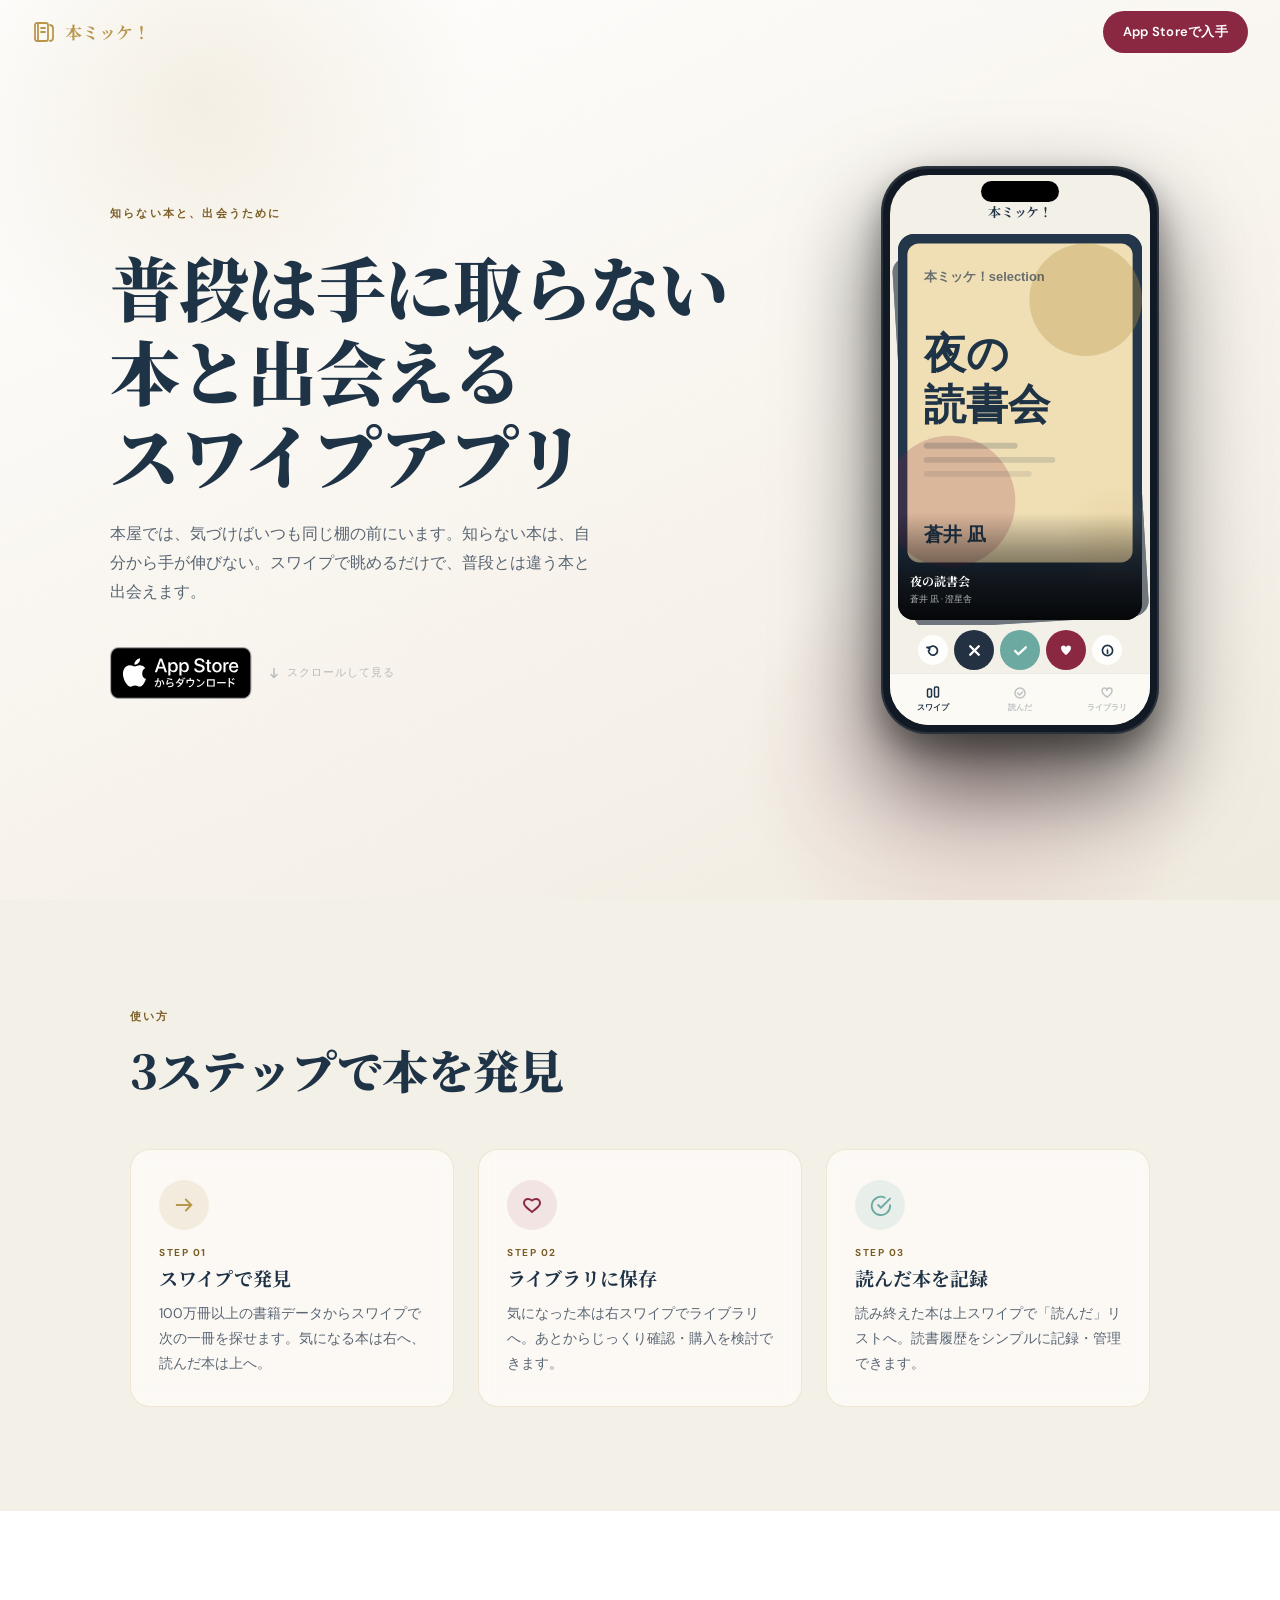
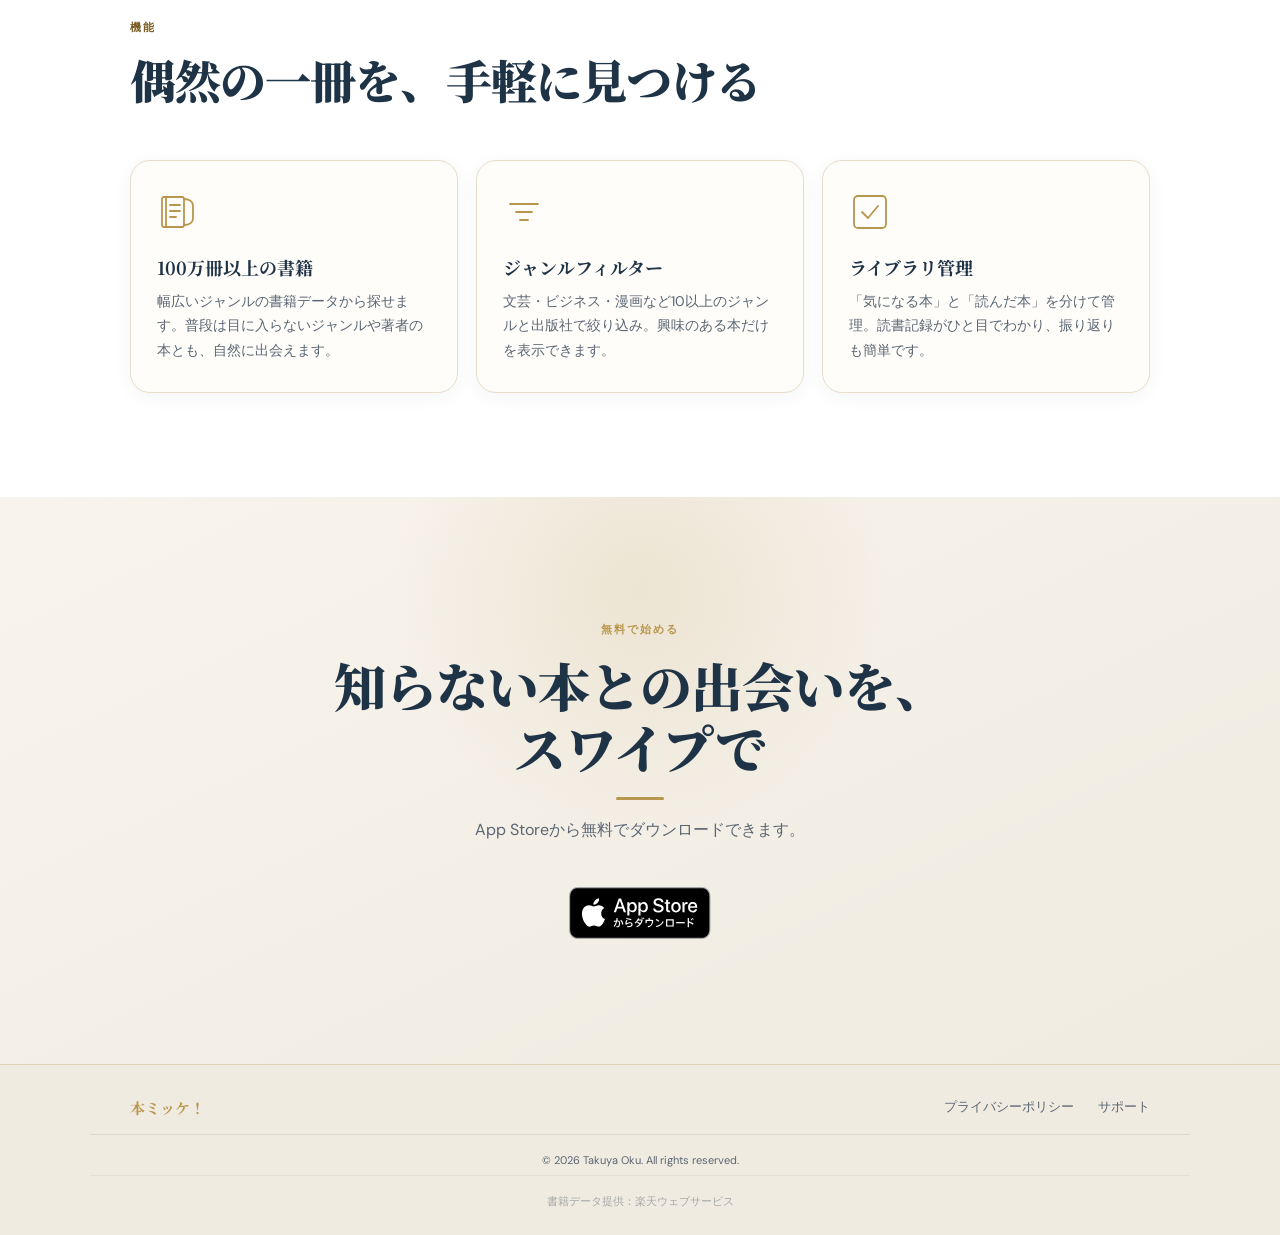
<file: index.html>
<!DOCTYPE html>
<html lang="ja">
<head>
  <meta charset="utf-8">
  <meta name="viewport" content="width=device-width, initial-scale=1">
  <title>本ミッケ！— 知らない本との出会いを、もっと手軽に</title>
  <meta name="description" content="普段手に取らないような本との出会いを、スワイプで。気になる本はライブラリに保存、読んだ本は記録に。無料のiOSアプリ。">
  <meta name="theme-color" content="#f8f4ed">
  <link rel="preconnect" href="https://fonts.googleapis.com">
  <link rel="preconnect" href="https://fonts.gstatic.com" crossorigin>
  <link href="https://fonts.googleapis.com/css2?family=DM+Sans:opsz,wght@9..40,400;9..40,500;9..40,600&family=Noto+Serif+JP:wght@400;700;900&display=swap" rel="stylesheet">
  <link rel="stylesheet" href="./styles.css">
  <style>
    /* ===== LP TOKENS ===== */
    :root {
      --lp-navy:      #1f3347;
      --lp-deep:      #0f1c2b;
      --lp-gold:      #b8964d;
      --lp-gold-text: #7a5c24;
      --lp-rose:      #8a2841;
      --lp-teal:      #6ca9a0;
      --lp-cream:     #f3f0e8;
      --lp-card:      #2a3545;
      --lp-green:     #42d67a;
    }

    /* ===== BASE ===== */
    body {
      font-family: 'DM Sans', -apple-system, sans-serif;
      background: var(--lp-cream);
      color: var(--lp-navy);
      overflow-x: hidden;
    }

    /* ===== NAV ===== */
    .lp-nav {
      position: fixed;
      top: 0; left: 0; right: 0;
      z-index: 100;
      height: 64px;
      padding: 0 32px;
      padding-top: env(safe-area-inset-top, 0px);
      display: flex;
      align-items: center;
      justify-content: space-between;
      background: transparent;
      transition: background 0.35s ease, backdrop-filter 0.35s ease, border-color 0.35s ease;
      border-bottom: 1px solid transparent;
    }
    .lp-nav--scrolled {
      background: rgba(243, 240, 232, 0.94);
      backdrop-filter: blur(20px);
      -webkit-backdrop-filter: blur(20px);
      border-bottom-color: rgba(184, 150, 77, 0.18);
    }
    .lp-nav__brand {
      display: flex;
      align-items: center;
      gap: 9px;
      text-decoration: none;
      color: var(--lp-gold);
      font-family: 'Noto Serif JP', serif;
      font-weight: 700;
      font-size: 17px;
      transition: color 0.35s ease;
    }
    .lp-nav--scrolled .lp-nav__brand { color: var(--lp-navy); }
    .lp-nav__cta {
      display: inline-flex;
      align-items: center;
      gap: 7px;
      padding: 12px 20px;
      background: var(--lp-rose);
      color: #fff;
      text-decoration: none;
      font-weight: 600;
      font-size: 13px;
      border-radius: 999px;
      letter-spacing: 0.02em;
      transition: background 0.2s, transform 0.15s;
      touch-action: manipulation;
    }
    .lp-nav__cta:hover { background: #a02f4d; transform: translateY(-1px); }

    /* ===== HERO ===== */
    .lp-hero {
      min-height: 100dvh;
      position: relative;
      overflow: hidden;
      background: linear-gradient(155deg, #ffffff 0%, #f8f4ed 55%, #f0ebe0 100%);
      display: flex;
      align-items: center;
    }
    .lp-hero__grain {
      position: absolute;
      inset: 0;
      z-index: 0;
      pointer-events: none;
      opacity: 0.2;
      background-image: url("data:image/svg+xml,%3Csvg xmlns='http://www.w3.org/2000/svg' width='300' height='300'%3E%3Cfilter id='n'%3E%3CfeTurbulence type='fractalNoise' baseFrequency='0.75' numOctaves='4' stitchTiles='stitch'/%3E%3CfeColorMatrix type='saturate' values='0'/%3E%3C/filter%3E%3Crect width='300' height='300' filter='url(%23n)' opacity='0.06'/%3E%3C/svg%3E");
      background-size: 300px 300px;
      mix-blend-mode: multiply;
    }
    .lp-hero__orb {
      position: absolute;
      border-radius: 50%;
      pointer-events: none;
      z-index: 0;
    }
    .lp-hero__orb--a {
      width: 560px; height: 560px;
      background: radial-gradient(circle, rgba(184,150,77,0.13) 0%, transparent 70%);
      top: -180px; left: -80px;
    }
    .lp-hero__orb--b {
      width: 480px; height: 480px;
      background: radial-gradient(circle, rgba(138,40,65,0.16) 0%, transparent 70%);
      bottom: -100px; right: 60px;
    }
    .lp-hero__inner {
      position: relative;
      z-index: 1;
      width: 100%;
      max-width: 1140px;
      margin: 0 auto;
      padding: 100px 40px 80px;
      display: grid;
      grid-template-columns: 1fr;
      gap: 56px;
      align-items: center;
    }
    .lp-hero__eyebrow {
      display: inline-block;
      margin: 0 0 20px;
      font-size: 11px;
      font-weight: 600;
      letter-spacing: 0.2em;
      text-transform: uppercase;
      color: var(--lp-gold-text);
      opacity: 0;
    }
    .lp-hero__headline {
      margin: 0 0 24px;
      font-family: 'Noto Serif JP', serif;
      font-weight: 900;
      font-size: clamp(36px, 6vw, 70px);
      line-height: 1.2;
      letter-spacing: -0.02em;
      color: var(--lp-navy);
      opacity: 0;
    }
    .lp-hero__sub {
      margin: 0 0 40px;
      font-size: 16px;
      line-height: 1.8;
      color: #5a6673;
      max-width: 480px;
      opacity: 0;
    }
    .lp-hero__actions {
      display: flex;
      flex-wrap: wrap;
      gap: 16px;
      align-items: center;
      opacity: 0;
    }
    .lp-hero__scroll {
      display: flex;
      align-items: center;
      gap: 7px;
      font-size: 11px;
      letter-spacing: 0.1em;
      text-transform: uppercase;
      color: rgba(31,51,71,0.3);
    }

    /* Hero entrance animations (triggered by body.is-loaded) */
    body.is-loaded .lp-hero__eyebrow  { animation: heroUp 0.7s ease forwards 0.1s; }
    body.is-loaded .lp-hero__headline { animation: heroUp 0.7s ease forwards 0.25s; }
    body.is-loaded .lp-hero__sub      { animation: heroUp 0.7s ease forwards 0.4s; }
    body.is-loaded .lp-hero__actions  { animation: heroUp 0.7s ease forwards 0.52s; }
    body.is-loaded .lp-mockup-wrap    { animation: heroUp 0.9s ease forwards 0.42s; }
    @keyframes heroUp {
      from { opacity: 0; transform: translateY(28px); }
      to   { opacity: 1; transform: translateY(0); }
    }

    /* App Store official badge */
    .lp-appstore-link {
      display: inline-block;
      text-decoration: none;
      transition: transform 0.15s, opacity 0.15s;
      touch-action: manipulation;
    }
    .lp-appstore-link:hover { transform: translateY(-2px); opacity: 0.88; }
    .lp-appstore-link svg { display: block; height: 52px; width: auto; }

    /* ===== PHONE MOCKUP ===== */
    .lp-mockup-wrap {
      display: flex;
      justify-content: center;
      opacity: 0;
    }
    .lp-phone {
      width: 248px;
      height: 506px;
      background: #111a24;
      border: 2px solid rgba(255,255,255,0.1);
      border-radius: 46px;
      position: relative;
      overflow: hidden;
      box-shadow:
        0 48px 96px rgba(0,0,0,0.65),
        0 16px 32px rgba(0,0,0,0.35),
        inset 0 1px 0 rgba(255,255,255,0.07);
      display: flex;
      flex-direction: column;
    }
    .lp-phone__island {
      position: absolute;
      top: 13px;
      left: 50%;
      transform: translateX(-50%);
      width: 78px;
      height: 21px;
      background: #000;
      border-radius: 999px;
      z-index: 10;
    }
    .lp-phone__screen {
      flex: 1;
      background: #f3f0e8;
      margin: 7px;
      border-radius: 39px;
      overflow: hidden;
      display: flex;
      flex-direction: column;
    }
    .lp-phone__navbar {
      height: 54px;
      padding-top: 26px;
      display: flex;
      align-items: flex-end;
      justify-content: center;
      padding-bottom: 8px;
      flex-shrink: 0;
    }
    .lp-phone__appname {
      font-family: 'Noto Serif JP', serif;
      font-size: 13px;
      font-weight: 700;
      color: #1f3347;
      letter-spacing: -0.01em;
    }
    .lp-phone__cards {
      flex: 1;
      position: relative;
      overflow: hidden;
    }
    .lp-card {
      position: absolute;
      width: calc(100% - 16px);
      height: calc(100% - 10px);
      background: var(--lp-card);
      border-radius: 16px;
      top: 5px;
      left: 8px;
      overflow: hidden;
    }
    .lp-card--back {
      transform: rotate(-3.5deg) scale(0.965) translateY(10px);
      opacity: 0.65;
      z-index: 1;
    }
    .lp-card--front {
      z-index: 2;
      will-change: transform;
      animation: cardFloat 4.5s ease-in-out infinite;
    }
    /* Ambient orbs */
    .lp-card--front::before {
      content: '';
      position: absolute;
      width: 130px; height: 130px;
      background: radial-gradient(circle, rgba(248,244,236,0.17) 0%, transparent 70%);
      top: -55px; left: -45px;
      border-radius: 50%;
      pointer-events: none;
    }
    .lp-card--front::after {
      content: '';
      position: absolute;
      width: 110px; height: 110px;
      background: radial-gradient(circle, rgba(184,150,77,0.13) 0%, transparent 70%);
      bottom: 30px; right: -28px;
      border-radius: 50%;
      pointer-events: none;
    }

    /* Book cover illustration */
    .lp-cover {
      position: absolute;
      top: 0;
      left: 0;
      width: 100%;
    }
    .lp-cover svg {
      width: 100%;
      height: auto;
      display: block;
    }

    /* Card overlay */
    .lp-card__overlay {
      position: absolute;
      left: 0; right: 0; bottom: 0;
      padding: 60px 12px 14px;
      background: linear-gradient(to bottom, transparent 0%, rgba(0,0,0,0.35) 35%, rgba(0,0,0,0.88) 100%);
      z-index: 1;
    }
    .lp-card__title {
      display: block;
      font-family: 'Noto Serif JP', serif;
      font-size: 12px;
      font-weight: 700;
      color: #fff;
      line-height: 1.35;
      margin-bottom: 4px;
    }
    .lp-card__author {
      display: block;
      font-size: 9px;
      color: rgba(255,255,255,0.68);
    }

    /* LIKE stamp */
    .lp-stamp {
      position: absolute;
      top: 14px;
      left: 11px;
      padding: 3px 7px;
      border: 2px solid rgba(255,255,255,0.9);
      border-radius: 5px;
      font-size: 11px;
      font-weight: 800;
      color: #fff;
      letter-spacing: 0.06em;
      transform: rotate(-20deg);
      opacity: 0;
      animation: likeFlash 4.5s ease-in-out infinite;
      z-index: 10;
      background: var(--lp-green);
      box-shadow: 0 0 10px rgba(66,214,122,0.5);
    }

    @keyframes cardFloat {
      0%   { transform: rotate(-1.5deg) translateX(-3px); }
      50%  { transform: rotate(7deg) translateX(13px); }
      100% { transform: rotate(-1.5deg) translateX(-3px); }
    }
    @keyframes likeFlash {
      0%, 33%  { opacity: 0; }
      55%, 78% { opacity: 1; }
      100%     { opacity: 0; }
    }

    /* Action row */
    .lp-phone__actions {
      flex-shrink: 0;
      padding: 5px 10px 3px;
      display: flex;
      justify-content: center;
      align-items: center;
      gap: 6px;
    }
    .lp-action {
      display: flex;
      align-items: center;
      justify-content: center;
      border-radius: 50%;
      font-weight: 800;
      color: #fff;
      line-height: 1;
    }
    .lp-action--sm {
      width: 30px; height: 30px;
      background: rgba(255,255,255,0.92);
      color: #1f3347;
      font-size: 12px;
    }
    .lp-action--md { width: 40px; height: 40px; font-size: 15px; }
    .lp-action--pass { background: #243142; }
    .lp-action--read { background: #6ca9a0; }
    .lp-action--like { background: #8a2841; }

    /* Tab bar */
    .lp-phone__tabs {
      flex-shrink: 0;
      height: 52px;
      background: rgba(252,250,245,0.97);
      border-top: 1px solid rgba(31,51,71,0.08);
      display: flex;
    }
    .lp-tab {
      flex: 1;
      display: flex;
      flex-direction: column;
      align-items: center;
      justify-content: center;
      gap: 3px;
      font-size: 7.5px;
      font-weight: 600;
      color: rgba(31,51,71,0.28);
    }
    .lp-tab--active { color: #1f3347; }
    .lp-tab svg { width: 14px; height: 14px; }

    /* ===== SCROLL REVEAL ===== */
    .lp-reveal-child {
      transition: opacity 0.55s ease, transform 0.55s ease;
      transition-delay: calc(var(--i, 0) * 0.11s);
    }
    body.is-loaded .lp-reveal-child:not(.is-visible) {
      opacity: 0;
      transform: translateY(20px);
    }
    body.is-loaded .lp-reveal-child.is-visible {
      opacity: 1;
      transform: none;
    }

    /* ===== SECTIONS SHARED ===== */
    .lp-inner {
      max-width: 1100px;
      margin: 0 auto;
      padding: 0 40px;
    }
    .lp-eyebrow {
      display: inline-block;
      margin: 0 0 14px;
      font-size: 11px;
      font-weight: 700;
      letter-spacing: 0.18em;
      text-transform: uppercase;
      color: var(--lp-gold-text);
    }
    .lp-title {
      margin: 0 0 52px;
      font-family: 'Noto Serif JP', serif;
      font-weight: 900;
      font-size: clamp(26px, 4vw, 46px);
      line-height: 1.22;
      letter-spacing: -0.02em;
    }

    /* ===== HOW IT WORKS ===== */
    .lp-how {
      background: var(--lp-cream);
      padding: 104px 0;
    }
    .lp-steps {
      display: grid;
      grid-template-columns: 1fr;
      gap: 24px;
    }
    .lp-step {
      padding: 30px 28px;
      background: rgba(255,253,250,0.75);
      border: 1px solid rgba(184,150,77,0.2);
      border-radius: 20px;
      backdrop-filter: blur(8px);
      -webkit-backdrop-filter: blur(8px);
    }
    .lp-step__icon {
      width: 50px; height: 50px;
      border-radius: 50%;
      display: flex;
      align-items: center;
      justify-content: center;
      margin-bottom: 16px;
    }
    .lp-step:nth-child(1) .lp-step__icon { background: rgba(184,150,77,0.14); color: var(--lp-gold); }
    .lp-step:nth-child(2) .lp-step__icon { background: rgba(138,40,65,0.10); color: var(--lp-rose); }
    .lp-step:nth-child(3) .lp-step__icon { background: rgba(108,169,160,0.14); color: var(--lp-teal); }
    .lp-step__num {
      display: block;
      margin-bottom: 5px;
      font-size: 10px;
      font-weight: 700;
      letter-spacing: 0.15em;
      text-transform: uppercase;
      color: var(--lp-gold-text);
    }
    .lp-step h3 {
      margin: 0 0 10px;
      font-family: 'Noto Serif JP', serif;
      font-size: 19px;
      font-weight: 700;
    }
    .lp-step p {
      margin: 0;
      font-size: 14px;
      line-height: 1.78;
      color: #5a6673;
    }

    /* ===== FEATURES ===== */
    .lp-features {
      background: #fff;
      padding: 104px 0;
    }
    .lp-feat-grid {
      display: grid;
      grid-template-columns: 1fr;
      gap: 18px;
    }
    .lp-feat {
      padding: 30px 26px;
      background: var(--surface, #fffdfa);
      border: 1px solid var(--line, #e7ddca);
      border-radius: 20px;
      box-shadow: 0 4px 18px rgba(31,51,71,0.05);
      transition: box-shadow 0.2s, transform 0.2s;
    }
    .lp-feat:hover {
      box-shadow: 0 12px 30px rgba(31,51,71,0.10);
      transform: translateY(-2px);
    }
    .lp-feat__icon {
      width: 42px; height: 42px;
      margin-bottom: 16px;
      color: var(--lp-gold);
    }
    .lp-feat h3 {
      margin: 0 0 9px;
      font-family: 'Noto Serif JP', serif;
      font-size: 18px;
      font-weight: 700;
    }
    .lp-feat p {
      margin: 0;
      font-size: 14px;
      line-height: 1.75;
      color: #5a6673;
    }

    /* ===== DOWNLOAD CTA ===== */
    .lp-download {
      background: linear-gradient(155deg, #f8f4ed 0%, #f0ebe0 100%);
      padding: 120px 40px;
      text-align: center;
      position: relative;
      overflow: hidden;
    }
    .lp-download::before {
      content: '';
      position: absolute;
      width: 500px; height: 500px;
      background: radial-gradient(circle, rgba(184,150,77,0.14) 0%, transparent 70%);
      top: -160px;
      left: 50%;
      transform: translateX(-50%);
      pointer-events: none;
    }
    .lp-download > * { position: relative; z-index: 1; }
    .lp-download .lp-eyebrow { color: var(--lp-gold); }
    .lp-dl-title {
      margin: 0 0 16px;
      font-family: 'Noto Serif JP', serif;
      font-weight: 900;
      font-size: clamp(28px, 4.5vw, 52px);
      line-height: 1.2;
      letter-spacing: -0.02em;
      color: var(--lp-navy);
    }
    .lp-dl-title::after {
      content: '';
      display: block;
      width: 48px;
      height: 3px;
      background: var(--lp-gold);
      margin: 18px auto 0;
      border-radius: 2px;
    }
    .lp-dl-sub {
      margin: 0 0 44px;
      font-size: 16px;
      line-height: 1.7;
      color: #5a6673;
    }

    /* ===== FOOTER ===== */
    .lp-footer {
      background: #f0ebe0;
      padding: 32px 0 24px;
      border-top: 1px solid rgba(184,150,77,0.3);
    }
    .lp-footer__row {
      max-width: 1100px;
      margin: 0 auto;
      padding: 0 40px;
      display: flex;
      flex-wrap: wrap;
      align-items: center;
      justify-content: space-between;
      gap: 16px;
    }
    .lp-footer__brand {
      font-family: 'Noto Serif JP', serif;
      font-weight: 700;
      font-size: 15px;
      color: var(--lp-gold);
    }
    .lp-footer__links {
      display: flex;
      gap: 24px;
    }
    .lp-footer__links a {
      font-size: 13px;
      color: #5a6673;
      text-decoration: none;
      transition: color 0.2s;
    }
    .lp-footer__links a:hover { color: var(--lp-navy); }
    .lp-footer__links a:focus-visible {
      outline: 2px solid var(--lp-gold-text);
      outline-offset: 2px;
      border-radius: 2px;
    }
    .lp-footer__copy {
      max-width: 1100px;
      margin: 16px auto 0;
      padding: 16px 40px 0;
      border-top: 1px solid rgba(31,51,71,0.1);
      font-size: 11px;
      color: #5a6673;
      text-align: center;
    }

    /* ===== RESPONSIVE ===== */
    @media (min-width: 640px) {
      .lp-steps    { grid-template-columns: repeat(3, 1fr); }
      .lp-feat-grid { grid-template-columns: repeat(2, 1fr); }
    }
    @media (min-width: 1024px) {
      .lp-hero__inner { grid-template-columns: 1fr 300px; padding: 80px 40px; }
      .lp-feat-grid   { grid-template-columns: repeat(3, 1fr); }
      .lp-phone { width: 278px; height: 568px; }
    }
    @media (max-width: 639px) {
      .lp-nav    { padding: 0 20px; }
      .lp-inner  { padding: 0 24px; }
      .lp-hero   { align-items: flex-start; min-height: auto; }
      .lp-hero__inner { padding: 80px 24px 16px; gap: 8px; }
      .lp-hero__actions { margin-bottom: 20px; }
      .lp-hero__headline { font-size: clamp(26px, 7vw, 70px); }
      .lp-hero__sub { margin-bottom: 24px; }
      .lp-hero__scroll { display: none; }
      .lp-mockup-wrap {
        transform: scale(0.72);
        transform-origin: top center;
        margin-bottom: -142px;
      }
      body.is-loaded .lp-mockup-wrap { animation: none; opacity: 1; }
      .lp-how, .lp-features { padding: 72px 0; }
      .lp-download { padding: 80px 24px; }
      .lp-footer__row, .lp-footer__copy { padding-left: 24px; padding-right: 24px; }
    }

    /* ===== SKIP LINK ===== */
    .lp-skip-link {
      position: absolute;
      top: -100%;
      left: 16px;
      padding: 8px 16px;
      background: var(--lp-navy);
      color: #fff;
      border-radius: 4px;
      font-size: 14px;
      z-index: 9999;
      text-decoration: none;
    }
    .lp-skip-link:focus { top: 16px; }

    /* ===== FOCUS STYLES ===== */
    .lp-appstore-link:focus-visible,
    .lp-nav__brand:focus-visible {
      outline: 2px solid var(--lp-gold-text);
      outline-offset: 3px;
      border-radius: 4px;
    }
    .lp-nav__cta:focus-visible {
      outline: 2px solid var(--lp-gold-text);
      outline-offset: 3px;
      border-radius: 999px;
    }

    /* ===== REDUCED MOTION ===== */
    @media (prefers-reduced-motion: reduce) {
      .lp-card--front { animation: none; }
      .lp-stamp { animation: none; opacity: 1; }
      body.is-loaded .lp-hero__eyebrow,
      body.is-loaded .lp-hero__headline,
      body.is-loaded .lp-hero__sub,
      body.is-loaded .lp-hero__actions {
        animation: none;
        opacity: 1;
        transform: none;
      }
      body.is-loaded .lp-mockup-wrap {
        animation: none;
        opacity: 1;
      }
      .lp-reveal-child { transition: none; }
      .lp-reveal-child.is-visible { opacity: 1; transform: none; }
    }
  </style>
</head>
<body>
<a href="#main-content" class="lp-skip-link">コンテンツへスキップ</a>

<!-- ========== NAV ========== -->
<nav class="lp-nav" id="lp-nav" aria-label="メインナビゲーション">
  <a class="lp-nav__brand" href="./index.html">
    <svg width="24" height="24" viewBox="0 0 24 24" fill="none" stroke="currentColor" stroke-width="1.8" stroke-linecap="round" aria-hidden="true">
      <rect x="3" y="3" width="13" height="18" rx="2"/>
      <path d="M6 3v18"/>
      <path d="M18 5c1.5.3 3 1.2 3 3v10c0 1.8-1.5 2.8-3 3"/>
      <line x1="9" y1="8" x2="13" y2="8"/>
      <line x1="9" y1="12" x2="13" y2="12"/>
    </svg>
    <span>本ミッケ！</span>
  </a>
  <a class="lp-nav__cta" href="https://apps.apple.com/jp/app/%E6%9C%AC%E3%83%9F%E3%83%83%E3%82%B1/id6760813363">App Storeで入手</a>
</nav>

<main id="main-content">

<!-- ========== HERO ========== -->
<section class="lp-hero" id="lp-hero">
  <div class="lp-hero__grain" aria-hidden="true"></div>
  <div class="lp-hero__orb lp-hero__orb--a" aria-hidden="true"></div>
  <div class="lp-hero__orb lp-hero__orb--b" aria-hidden="true"></div>

  <div class="lp-hero__inner">
    <!-- Copy -->
    <div>
      <p class="lp-hero__eyebrow">知らない本と、出会うために</p>
      <h1 class="lp-hero__headline">普段は手に取らない<br>本と出会える<br>スワイプアプリ</h1>
      <p class="lp-hero__sub">本屋では、気づけばいつも同じ棚の前にいます。知らない本は、自分から手が伸びない。スワイプで眺めるだけで、普段とは違う本と出会えます。</p>
      <div class="lp-hero__actions">
        <a class="lp-appstore-link" href="https://apps.apple.com/jp/app/%E6%9C%AC%E3%83%9F%E3%83%83%E3%82%B1/id6760813363" aria-label="App Storeでダウンロード">
          <svg xmlns="http://www.w3.org/2000/svg" width="108.85157" height="40" viewBox="0 0 108.85157 40" role="img" aria-label="App Storeからダウンロード"><title>App Storeからダウンロード</title><g><g><path d="M99.32227,0H9.53468c-.3667,0-.729,0-1.09473.002-.30615.002-.60986.00781-.91895.0127A13.21476,13.21476,0,0,0,5.5171.19141a6.66509,6.66509,0,0,0-1.90088.627A6.43779,6.43779,0,0,0,1.99757,1.99707,6.25844,6.25844,0,0,0,.81935,3.61816a6.60119,6.60119,0,0,0-.625,1.90332,12.993,12.993,0,0,0-.1792,2.002C.00587,7.83008.00489,8.1377,0,8.44434V31.5586c.00489.3105.00587.6113.01515.9219a12.99232,12.99232,0,0,0,.1792,2.0019,6.58756,6.58756,0,0,0,.625,1.9043A6.20778,6.20778,0,0,0,1.99757,38.001a6.27445,6.27445,0,0,0,1.61865,1.1787,6.70082,6.70082,0,0,0,1.90088.6308,13.45514,13.45514,0,0,0,2.0039.1768c.30909.0068.6128.0107.91895.0107C8.80567,40,9.168,40,9.53468,40H99.32227c.3594,0,.7246,0,1.084-.002.3047,0,.6172-.0039.9219-.0107a13.279,13.279,0,0,0,2-.1768,6.80432,6.80432,0,0,0,1.9082-.6308,6.27742,6.27742,0,0,0,1.6172-1.1787,6.39482,6.39482,0,0,0,1.1816-1.6143,6.60413,6.60413,0,0,0,.6191-1.9043,13.50643,13.50643,0,0,0,.1856-2.0019c.0039-.3106.0039-.6114.0039-.9219.0078-.3633.0078-.7246.0078-1.0938V9.53613c0-.36621,0-.72949-.0078-1.09179,0-.30664,0-.61426-.0039-.9209a13.5071,13.5071,0,0,0-.1856-2.002,6.6177,6.6177,0,0,0-.6191-1.90332,6.46619,6.46619,0,0,0-2.7988-2.7998,6.76754,6.76754,0,0,0-1.9082-.627,13.04394,13.04394,0,0,0-2-.17676c-.3047-.00488-.6172-.01074-.9219-.01269C100.04687,0,99.68167,0,99.32227,0Z" style="fill:#a6a6a6"/><path d="M8.44483,39.125c-.30468,0-.602-.0039-.90429-.0107a12.68714,12.68714,0,0,1-1.86914-.1631,5.88381,5.88381,0,0,1-1.65674-.5479,5.40573,5.40573,0,0,1-1.397-1.0166,5.32082,5.32082,0,0,1-1.02051-1.3965,5.72186,5.72186,0,0,1-.543-1.6572,12.41351,12.41351,0,0,1-.1665-1.875c-.00634-.2109-.01464-.9131-.01464-.9131V8.44434S.88185,7.75293.8877,7.5498a12.37039,12.37039,0,0,1,.16553-1.87207,5.7555,5.7555,0,0,1,.54346-1.6621A5.37349,5.37349,0,0,1,2.61183,2.61768,5.56543,5.56543,0,0,1,4.01417,1.59521a5.82309,5.82309,0,0,1,1.65332-.54394A12.58589,12.58589,0,0,1,7.543.88721L8.44532.875h91.956l.9131.0127a12.38493,12.38493,0,0,1,1.8584.16259,5.93833,5.93833,0,0,1,1.6709.54785,5.59374,5.59374,0,0,1,2.415,2.41993A5.76267,5.76267,0,0,1,107.794,5.667a12.995,12.995,0,0,1,.1738,1.88721c.0029.2832.0029.5874.0029.89014.0079.375.0079.73193.0079,1.09179V30.4648c0,.3633,0,.7178-.0079,1.0752,0,.3252,0,.6231-.0039.9297a12.73126,12.73126,0,0,1-.1709,1.8535,5.739,5.739,0,0,1-.54,1.67,5.48029,5.48029,0,0,1-1.0156,1.3857,5.4129,5.4129,0,0,1-1.3994,1.0225,5.86168,5.86168,0,0,1-1.668.5498,12.54218,12.54218,0,0,1-1.8692.1631c-.2929.0068-.5996.0107-.8974.0107l-1.084.002Z"/></g><g><path d="M41.16742,16.55462H37.11585l-.973,2.873H34.42678L38.26437,8.79837h1.783l3.83759,10.62922H42.13957Zm-3.632-1.32573H40.747l-1.58318-4.66261h-.0443Z" style="fill:#fff"/><path d="M52.1728,15.55322c0,2.40821-1.28895,3.95545-3.23407,3.95545a2.62719,2.62719,0,0,1-2.4383-1.35582h-.03678v3.83842H44.87294V11.678h1.53972V12.967h.02926a2.749,2.749,0,0,1,2.46756-1.37C50.87633,11.59694,52.1728,13.1517,52.1728,15.55322Zm-1.635,0c0-1.569-.81082-2.60046-2.04794-2.60046-1.21539,0-2.03289,1.05323-2.03289,2.60046,0,1.56145.8175,2.60715,2.03289,2.60715C49.727,18.16037,50.53779,17.1364,50.53779,15.55322Z" style="fill:#fff"/><path d="M60.70267,15.55322c0,2.40821-1.28937,3.95545-3.23449,3.95545a2.62719,2.62719,0,0,1-2.4383-1.35582H54.9931v3.83842H53.4024V11.678h1.53972V12.967h.02926a2.749,2.749,0,0,1,2.46756-1.37C59.40578,11.59694,60.70267,13.1517,60.70267,15.55322Zm-1.63543,0c0-1.569-.81082-2.60046-2.04794-2.60046-1.21539,0-2.03289,1.05323-2.03289,2.60046,0,1.56145.8175,2.60715,2.03289,2.60715C58.25643,18.16037,59.06725,17.1364,59.06725,15.55322Z" style="fill:#fff"/><path d="M66.3391,16.466c.11786,1.05406,1.14183,1.74618,2.54112,1.74618,1.34077,0,2.30539-.69212,2.30539-1.64253,0-.825-.58178-1.319-1.95933-1.65758l-1.37755-.33185c-1.95181-.47144-2.85792-1.38424-2.85792-2.86544,0-1.834,1.59823-3.09364,3.86684-3.09364,2.24688,0,3.7866,1.25969,3.83842,3.09364H71.09032c-.09613-1.06075-.973-1.701-2.2544-1.701s-2.15828.64782-2.15828,1.59071c0,.75147.56,1.19366,1.93008,1.53219l1.17109.28755c2.18085.51575,3.08612,1.39176,3.08612,2.94652,0,1.98859-1.58318,3.23407-4.10257,3.23407-2.35722,0-3.94876-1.21623-4.05158-3.13878Z" style="fill:#fff"/><path d="M76.29961,9.84407v1.834h1.47368v1.25969H76.29961V17.21c0,.6637.29507.973.94289.973a4.971,4.971,0,0,0,.52327-.03678v1.25217a4.36838,4.36838,0,0,1-.88354.07356c-1.569,0-2.18085-.5893-2.18085-2.09224V12.93771H73.5746V11.678h1.12678v-1.834Z" style="fill:#fff"/><path d="M78.6259,15.55322c0-2.4383,1.43607-3.97049,3.67542-3.97049,2.24688,0,3.67626,1.53219,3.67626,3.97049,0,2.445-1.42185,3.97049-3.67626,3.97049C80.04776,19.52372,78.6259,17.99821,78.6259,15.55322Zm5.73089,0c0-1.67262-.76651-2.65981-2.05546-2.65981s-2.05546.99471-2.05546,2.65981c0,1.67931.76651,2.659,2.05546,2.659S84.35679,17.23253,84.35679,15.55322Z" style="fill:#fff"/><path d="M87.2891,11.678h1.51715v1.319H88.843a1.84835,1.84835,0,0,1,1.864-1.40012,2.4533,2.4533,0,0,1,.545.05935v1.48789a2.22372,2.22372,0,0,0-.71469-.09613,1.6029,1.6029,0,0,0-1.65758,1.783v4.59658H87.2891Z" style="fill:#fff"/><path d="M98.5862,17.15145a3.11011,3.11011,0,0,1-3.33689,2.37227c-2.2544,0-3.65369-1.51046-3.65369-3.93372,0-2.43078,1.40681-4.00727,3.58682-4.00727,2.14407,0,3.49236,1.47284,3.49236,3.82254v.545H93.20138v.09613a2.01837,2.01837,0,0,0,2.08472,2.19506,1.75329,1.75329,0,0,0,1.78965-1.09Zm-5.3773-2.31292h3.87437a1.86367,1.86367,0,0,0-1.90082-1.96686A1.96188,1.96188,0,0,0,93.2089,14.83853Z" style="fill:#fff"/></g><g><path d="M36.43654,30.81152l.06592-.81934a3.13245,3.13245,0,0,0,.95068.15137c.292,0,.40479-.02832.54639-.22656a4.56512,4.56512,0,0,0,.43262-2.31543c0-.84766-.26318-1.09277-.93164-1.09277-.15088,0-.32031.00977-.50879.01953a13.72712,13.72712,0,0,1-1.76953,4.123l-.78174-.42383a11.0714,11.0714,0,0,0,1.64746-3.61523,13.67658,13.67658,0,0,0-1.53418.25488l-.16943-.8291c.57422-.10352,1.26123-.19727,1.90137-.25391a17.609,17.609,0,0,0,.292-1.89258l.92285.10352c-.085.57422-.18848,1.14941-.32031,1.71387h.36719c1.1958,0,1.77.59277,1.77,1.85449a5.83361,5.83361,0,0,1-.5459,2.7959,1.1565,1.1565,0,0,1-1.12988.60254A5.18145,5.18145,0,0,1,36.43654,30.81152Zm3.03125-5.07422.6875-.46191a5.29872,5.29872,0,0,1,1.60986,3.48438l-.90381.14063A4.39851,4.39851,0,0,0,39.46779,25.7373Z" style="fill:#fff"/><path d="M44.88674,30.94336l-.188-.84766c.23535.01953.5459.02832.73438.02832,1.86377,0,2.56982-.52637,2.56982-1.30859,0-.62109-.40479-.97852-1.30859-.97852a4.03864,4.03864,0,0,0-2.57959,1.26172l-.7251-.32031A5.5238,5.5238,0,0,1,44.19,25.248l.83789.27246a3.6874,3.6874,0,0,0-.71533,2.44824,4.81661,4.81661,0,0,1,2.57031-.876c1.26172,0,2.043.64941,2.043,1.7041,0,1.33691-1.05469,2.15625-3.58691,2.15625C45.21633,30.95313,45.03762,30.94336,44.88674,30.94336Zm-.87549-6.251.23535-.8291a25.88517,25.88517,0,0,1,3.7002.84766l-.22607.81934A21.14206,21.14206,0,0,0,44.01125,24.69238Z" style="fill:#fff"/><path d="M51.65236,30.29395a5.94767,5.94767,0,0,0,2.53223-1.63867,10.69472,10.69472,0,0,0-1.76025-1.18555l.51758-.64941a11.44509,11.44509,0,0,1,1.78857,1.12891,5.95376,5.95376,0,0,0,.92285-2.1748H53.25246a9.70214,9.70214,0,0,1-2.05225,2.36328l-.6875-.59277a8.92365,8.92365,0,0,0,2.61768-3.59668l.90381.2168c-.10352.26367-.207.53613-.32959.791h2.335l.66846.31055a7.141,7.141,0,0,1-4.50977,5.76172ZM55.625,23.72266l.52734-.25488a5.67722,5.67722,0,0,1,.66846,1.1582l-.59326.27344A5.13466,5.13466,0,0,0,55.625,23.72266Zm1.17676-.09473.53662-.25391a6.35614,6.35614,0,0,1,.6875,1.18652l-.59326.25391A5.1684,5.1684,0,0,0,56.80178,23.62793Z" style="fill:#fff"/><path d="M60.92141,30.99023l-.48-.7627a3.94382,3.94382,0,0,0,3.314-4.15137h-3.9541v1.89258h-.95117V25.27539H61.2134V23.8916h.95068v1.38379h1.76074l.86621.24512C64.67775,28.19434,63.78371,30.2373,60.92141,30.99023Z" style="fill:#fff"/><path d="M66.62258,25.3418l.52734-.77246a11.68341,11.68341,0,0,1,2.31543,1.40332l-.60254.80957A11.0534,11.0534,0,0,0,66.62258,25.3418Zm.17871,4.6416a7.31748,7.31748,0,0,0,5.43262-3.917l.62109.69727a7.96352,7.96352,0,0,1-5.69531,4.09473Z" style="fill:#fff"/><path d="M80.57082,30.43555H74.64895V24.833h5.92188Zm-4.98926-4.73633v3.87012h4.04785V25.69922Z" style="fill:#fff"/><path d="M89.04934,27.9209H82.39309v-.96h6.65625Z" style="fill:#fff"/><path d="M91.314,23.91992h.93164v2.41016a29.013,29.013,0,0,1,3.59668,1.79883L95.315,28.957a22.724,22.724,0,0,0-3.06934-1.64746v3.63379H91.314Zm2.21191.50879.55566-.26367a6.19409,6.19409,0,0,1,.66895,1.28027l-.6123.27344A5.5162,5.5162,0,0,0,93.5259,24.42871Zm1.07324-.40527.56543-.26367A6.10514,6.10514,0,0,1,95.87063,25.04l-.6123.27344A6.12723,6.12723,0,0,0,94.59914,24.02344Z" style="fill:#fff"/></g><g><g><path d="M24.76888,20.30068a4.94881,4.94881,0,0,1,2.35656-4.15206,5.06566,5.06566,0,0,0-3.99116-2.15768c-1.67924-.17626-3.30719,1.00483-4.1629,1.00483-.87227,0-2.18977-.98733-3.6085-.95814a5.31529,5.31529,0,0,0-4.47292,2.72787c-1.934,3.34842-.49141,8.26947,1.3612,10.97608.9269,1.32535,2.01018,2.8058,3.42763,2.7533,1.38706-.05753,1.9051-.88448,3.5794-.88448,1.65876,0,2.14479.88448,3.591.8511,1.48838-.02416,2.42613-1.33124,3.32051-2.66914a10.962,10.962,0,0,0,1.51842-3.09251A4.78205,4.78205,0,0,1,24.76888,20.30068Z" style="fill:#fff"/><path d="M22.03725,12.21089a4.87248,4.87248,0,0,0,1.11452-3.49062,4.95746,4.95746,0,0,0-3.20758,1.65961,4.63634,4.63634,0,0,0-1.14371,3.36139A4.09905,4.09905,0,0,0,22.03725,12.21089Z" style="fill:#fff"/></g></g></g></svg>
        </a>
        <span class="lp-hero__scroll" aria-hidden="true">
          <svg width="12" height="12" viewBox="0 0 12 12" fill="none"><path d="M6 1.5v9M3 7.5 6 10.5 9 7.5" stroke="currentColor" stroke-width="1.4" stroke-linecap="round" stroke-linejoin="round"/></svg>
          スクロールして見る
        </span>
      </div>
    </div>

    <!-- Phone mockup -->
    <div class="lp-mockup-wrap" aria-hidden="true">
      <div class="lp-phone">
        <div class="lp-phone__island"></div>
        <div class="lp-phone__screen">
          <!-- App nav -->
          <div class="lp-phone__navbar">
            <span class="lp-phone__appname">本ミッケ！</span>
          </div>
          <!-- Cards -->
          <div class="lp-phone__cards">
            <!-- Back card -->
            <div class="lp-card lp-card--back">
              <svg width="100%" height="100%" viewBox="0 0 220 300" preserveAspectRatio="xMidYMid slice">
                <rect width="220" height="300" fill="#2a3545"/>
                <rect x="36" y="18" width="148" height="192" rx="7" fill="rgba(255,255,255,0.07)"/>
                <rect x="48" y="30" width="124" height="168" rx="5" fill="rgba(255,255,255,0.05)"/>
                <line x1="48" y1="82" x2="172" y2="82" stroke="rgba(255,255,255,0.06)" stroke-width="1"/>
                <line x1="48" y1="106" x2="172" y2="106" stroke="rgba(255,255,255,0.04)" stroke-width="1"/>
                <line x1="48" y1="130" x2="148" y2="130" stroke="rgba(255,255,255,0.04)" stroke-width="1"/>
              </svg>
            </div>
            <!-- Front card -->
            <div class="lp-card lp-card--front">
              <div class="lp-stamp">LIKE</div>
              <!-- Book cover (cover-01 style) -->
              <div class="lp-cover">
                <svg viewBox="0 0 104 144" xmlns="http://www.w3.org/2000/svg">
                  <!-- Outer frame -->
                  <rect width="104" height="144" fill="#23364a"/>
                  <!-- Inner warm cream page -->
                  <rect x="4" y="4" width="96" height="136" rx="5" fill="#f0dfb5"/>
                  <!-- Gold circle (upper right) -->
                  <circle cx="80" cy="28" r="24" fill="#b8964d" opacity="0.36"/>
                  <!-- Rose circle (lower left) -->
                  <circle cx="22" cy="114" r="28" fill="#8a2841" opacity="0.22"/>
                  <!-- Kicker -->
                  <text x="11" y="20" fill="#1f3347" font-size="5.5" font-family="Hiragino Sans, Yu Gothic, sans-serif" font-weight="700" opacity="0.65">本ミッケ！selection</text>
                  <!-- Title -->
                  <text x="11" y="57" fill="#1f3347" font-size="18" font-family="Hiragino Sans, Yu Gothic, sans-serif" font-weight="800">夜の</text>
                  <text x="11" y="79" fill="#1f3347" font-size="18" font-family="Hiragino Sans, Yu Gothic, sans-serif" font-weight="800">読書会</text>
                  <!-- Content placeholder lines -->
                  <rect x="11" y="89" width="40" height="2.5" rx="1.2" fill="#1f3347" opacity="0.20"/>
                  <rect x="11" y="95" width="56" height="2.5" rx="1.2" fill="#1f3347" opacity="0.15"/>
                  <rect x="11" y="101" width="46" height="2.5" rx="1.2" fill="#1f3347" opacity="0.10"/>
                  <!-- Author -->
                  <text x="11" y="131" fill="#1f3347" font-size="8" font-family="Hiragino Sans, Yu Gothic, sans-serif" font-weight="600">蒼井 凪</text>
                </svg>
              </div>
              <!-- Info overlay -->
              <div class="lp-card__overlay">
                <span class="lp-card__title">夜の読書会</span>
                <span class="lp-card__author">蒼井 凪 · 澄星舎</span>
              </div>
            </div>
          </div>
          <!-- Actions -->
          <div class="lp-phone__actions">
            <div class="lp-action lp-action--sm"><svg viewBox="0 0 14 14" width="14" height="14" fill="none" stroke="currentColor" stroke-width="1.8" stroke-linecap="round" stroke-linejoin="round"><path d="M2.5 8a4.5 4.5 0 1 0 .5-2.5"/><path d="M1 4.5h2.5V7"/></svg></div>
            <div class="lp-action lp-action--md lp-action--pass"><svg viewBox="0 0 14 14" width="15" height="15" fill="none" stroke="currentColor" stroke-width="2.2" stroke-linecap="round"><path d="M3 3l8 8M11 3l-8 8"/></svg></div>
            <div class="lp-action lp-action--md lp-action--read"><svg viewBox="0 0 14 14" width="15" height="15" fill="none" stroke="currentColor" stroke-width="2.2" stroke-linecap="round" stroke-linejoin="round"><path d="M2 7.5l3 3L12 4"/></svg></div>
            <div class="lp-action lp-action--md lp-action--like"><svg viewBox="0 0 14 14" width="14" height="14" fill="currentColor"><path d="M7 12S2 8.5 2 5a2.5 2.5 0 0 1 5 0 2.5 2.5 0 0 1 5 0c0 3.5-5 7-5 7z"/></svg></div>
            <div class="lp-action lp-action--sm"><svg viewBox="0 0 14 14" width="13" height="13" fill="none" stroke="currentColor" stroke-width="1.8" stroke-linecap="round"><circle cx="7" cy="7" r="5.5"/><path d="M7 6.5v3.5"/><circle cx="7" cy="4.8" r=".4" fill="currentColor" stroke="none"/></svg></div>
          </div>
          <!-- Tab bar -->
          <div class="lp-phone__tabs">
            <div class="lp-tab lp-tab--active">
              <svg viewBox="0 0 14 14" fill="none" stroke="currentColor" stroke-width="1.5" stroke-linecap="round">
                <rect x="1.5" y="3" width="4" height="8" rx="1"/>
                <rect x="8.5" y="1" width="4" height="10" rx="1"/>
              </svg>
              スワイプ
            </div>
            <div class="lp-tab">
              <svg viewBox="0 0 14 14" fill="none" stroke="currentColor" stroke-width="1.5" stroke-linecap="round">
                <circle cx="7" cy="7" r="5"/>
                <path d="M4.5 7l2 2 3-3" stroke-linejoin="round"/>
              </svg>
              読んだ
            </div>
            <div class="lp-tab">
              <svg viewBox="0 0 14 14" fill="none" stroke="currentColor" stroke-width="1.5" stroke-linecap="round">
                <path d="M7 11C7 11 2 8 2 4.5a2.5 2.5 0 015 0 2.5 2.5 0 015 0C12 8 7 11 7 11z" stroke-linejoin="round"/>
              </svg>
              ライブラリ
            </div>
          </div>
        </div>
      </div>
    </div>
  </div>
</section>

<!-- ========== HOW IT WORKS ========== -->
<section class="lp-how">
  <div class="lp-inner">
    <p class="lp-eyebrow lp-reveal-child" style="--i:0">使い方</p>
    <h2 class="lp-title lp-reveal-child" style="--i:1">3ステップで本を発見</h2>
    <div class="lp-steps">
      <div class="lp-step lp-reveal-child" style="--i:2">
        <div class="lp-step__icon">
          <svg width="22" height="22" viewBox="-1 -1 24 24" fill="none" stroke="currentColor" stroke-width="2" stroke-linecap="round">
            <path d="M3 11h16M13 5l6 6-6 6"/>
          </svg>
        </div>
        <span class="lp-step__num">Step 01</span>
        <h3>スワイプで発見</h3>
        <p>100万冊以上の書籍データからスワイプで次の一冊を探せます。気になる本は右へ、読んだ本は上へ。</p>
      </div>
      <div class="lp-step lp-reveal-child" style="--i:3">
        <div class="lp-step__icon">
          <svg viewBox="0 0 22 22" width="22" height="22" fill="none" stroke="currentColor" stroke-width="2" stroke-linecap="round" stroke-linejoin="round">
            <path d="M11 18 C7.5 15 3 12.5 3 9 C3 6.5 5 5 7 5 C9 5 11 6.5 11 6.5 C11 6.5 13 5 15 5 C17 5 19 6.5 19 9 C19 12.5 14.5 15 11 18Z"/>
          </svg>
        </div>
        <span class="lp-step__num">Step 02</span>
        <h3>ライブラリに保存</h3>
        <p>気になった本は右スワイプでライブラリへ。あとからじっくり確認・購入を検討できます。</p>
      </div>
      <div class="lp-step lp-reveal-child" style="--i:4">
        <div class="lp-step__icon">
          <svg width="22" height="22" viewBox="-1 -1 24 24" fill="none" stroke="currentColor" stroke-width="2" stroke-linecap="round">
            <path d="M22 11.08V12a10 10 0 11-5.93-9.14" stroke-linejoin="round"/>
            <path d="M22 4 12 14.01l-3-3" stroke-linejoin="round"/>
          </svg>
        </div>
        <span class="lp-step__num">Step 03</span>
        <h3>読んだ本を記録</h3>
        <p>読み終えた本は上スワイプで「読んだ」リストへ。読書履歴をシンプルに記録・管理できます。</p>
      </div>
    </div>
  </div>
</section>

<!-- ========== FEATURES ========== -->
<section class="lp-features">
  <div class="lp-inner">
    <p class="lp-eyebrow lp-reveal-child" style="--i:0">機能</p>
    <h2 class="lp-title lp-reveal-child" style="--i:1">偶然の一冊を、手軽に見つける</h2>
    <div class="lp-feat-grid">
      <div class="lp-feat lp-reveal-child" style="--i:2">
        <svg class="lp-feat__icon" viewBox="0 0 42 42" fill="none" stroke="currentColor" stroke-width="1.8" stroke-linecap="round">
          <rect x="5" y="6" width="22" height="30" rx="2"/>
          <path d="M9 6v30"/>
          <path d="M27 8c5 0 9 2.5 9 7v12c0 4.5-4 7-9 7"/>
          <line x1="13" y1="14" x2="23" y2="14"/>
          <line x1="13" y1="20" x2="23" y2="20"/>
          <line x1="13" y1="26" x2="19" y2="26"/>
        </svg>
        <h3>100万冊以上の書籍</h3>
        <p>幅広いジャンルの書籍データから探せます。普段は目に入らないジャンルや著者の本とも、自然に出会えます。</p>
      </div>
      <div class="lp-feat lp-reveal-child" style="--i:3">
        <svg class="lp-feat__icon" viewBox="0 0 42 42" fill="none" stroke="currentColor" stroke-width="1.8" stroke-linecap="round">
          <line x1="7" y1="13" x2="35" y2="13"/>
          <line x1="13" y1="21" x2="29" y2="21"/>
          <line x1="17" y1="29" x2="25" y2="29"/>
        </svg>
        <h3>ジャンルフィルター</h3>
        <p>文芸・ビジネス・漫画など10以上のジャンルと出版社で絞り込み。興味のある本だけを表示できます。</p>
      </div>
      <div class="lp-feat lp-reveal-child" style="--i:4">
        <svg class="lp-feat__icon" viewBox="0 0 42 42" fill="none" stroke="currentColor" stroke-width="1.8" stroke-linecap="round">
          <rect x="5" y="5" width="32" height="32" rx="4"/>
          <path d="M13 21l6 6 10-12" stroke-linejoin="round"/>
        </svg>
        <h3>ライブラリ管理</h3>
        <p>「気になる本」と「読んだ本」を分けて管理。読書記録がひと目でわかり、振り返りも簡単です。</p>
      </div>
    </div>
  </div>
</section>

<!-- ========== DOWNLOAD ========== -->
<section class="lp-download">
  <p class="lp-eyebrow lp-reveal-child" style="--i:0">無料で始める</p>
  <h2 class="lp-dl-title lp-reveal-child" style="--i:1">知らない本との出会いを、<br>スワイプで</h2>
  <p class="lp-dl-sub lp-reveal-child" style="--i:2">App Storeから無料でダウンロードできます。</p>
  <div class="lp-reveal-child" style="--i:3">
    <a class="lp-appstore-link" href="https://apps.apple.com/jp/app/%E6%9C%AC%E3%83%9F%E3%83%83%E3%82%B1/id6760813363" aria-label="App Storeでダウンロード">
      <svg xmlns="http://www.w3.org/2000/svg" width="108.85157" height="40" viewBox="0 0 108.85157 40" role="img" aria-label="App Storeからダウンロード"><title>App Storeからダウンロード</title><g><g><path d="M99.32227,0H9.53468c-.3667,0-.729,0-1.09473.002-.30615.002-.60986.00781-.91895.0127A13.21476,13.21476,0,0,0,5.5171.19141a6.66509,6.66509,0,0,0-1.90088.627A6.43779,6.43779,0,0,0,1.99757,1.99707,6.25844,6.25844,0,0,0,.81935,3.61816a6.60119,6.60119,0,0,0-.625,1.90332,12.993,12.993,0,0,0-.1792,2.002C.00587,7.83008.00489,8.1377,0,8.44434V31.5586c.00489.3105.00587.6113.01515.9219a12.99232,12.99232,0,0,0,.1792,2.0019,6.58756,6.58756,0,0,0,.625,1.9043A6.20778,6.20778,0,0,0,1.99757,38.001a6.27445,6.27445,0,0,0,1.61865,1.1787,6.70082,6.70082,0,0,0,1.90088.6308,13.45514,13.45514,0,0,0,2.0039.1768c.30909.0068.6128.0107.91895.0107C8.80567,40,9.168,40,9.53468,40H99.32227c.3594,0,.7246,0,1.084-.002.3047,0,.6172-.0039.9219-.0107a13.279,13.279,0,0,0,2-.1768,6.80432,6.80432,0,0,0,1.9082-.6308,6.27742,6.27742,0,0,0,1.6172-1.1787,6.39482,6.39482,0,0,0,1.1816-1.6143,6.60413,6.60413,0,0,0,.6191-1.9043,13.50643,13.50643,0,0,0,.1856-2.0019c.0039-.3106.0039-.6114.0039-.9219.0078-.3633.0078-.7246.0078-1.0938V9.53613c0-.36621,0-.72949-.0078-1.09179,0-.30664,0-.61426-.0039-.9209a13.5071,13.5071,0,0,0-.1856-2.002,6.6177,6.6177,0,0,0-.6191-1.90332,6.46619,6.46619,0,0,0-2.7988-2.7998,6.76754,6.76754,0,0,0-1.9082-.627,13.04394,13.04394,0,0,0-2-.17676c-.3047-.00488-.6172-.01074-.9219-.01269C100.04687,0,99.68167,0,99.32227,0Z" style="fill:#a6a6a6"/><path d="M8.44483,39.125c-.30468,0-.602-.0039-.90429-.0107a12.68714,12.68714,0,0,1-1.86914-.1631,5.88381,5.88381,0,0,1-1.65674-.5479,5.40573,5.40573,0,0,1-1.397-1.0166,5.32082,5.32082,0,0,1-1.02051-1.3965,5.72186,5.72186,0,0,1-.543-1.6572,12.41351,12.41351,0,0,1-.1665-1.875c-.00634-.2109-.01464-.9131-.01464-.9131V8.44434S.88185,7.75293.8877,7.5498a12.37039,12.37039,0,0,1,.16553-1.87207,5.7555,5.7555,0,0,1,.54346-1.6621A5.37349,5.37349,0,0,1,2.61183,2.61768,5.56543,5.56543,0,0,1,4.01417,1.59521a5.82309,5.82309,0,0,1,1.65332-.54394A12.58589,12.58589,0,0,1,7.543.88721L8.44532.875h91.956l.9131.0127a12.38493,12.38493,0,0,1,1.8584.16259,5.93833,5.93833,0,0,1,1.6709.54785,5.59374,5.59374,0,0,1,2.415,2.41993A5.76267,5.76267,0,0,1,107.794,5.667a12.995,12.995,0,0,1,.1738,1.88721c.0029.2832.0029.5874.0029.89014.0079.375.0079.73193.0079,1.09179V30.4648c0,.3633,0,.7178-.0079,1.0752,0,.3252,0,.6231-.0039.9297a12.73126,12.73126,0,0,1-.1709,1.8535,5.739,5.739,0,0,1-.54,1.67,5.48029,5.48029,0,0,1-1.0156,1.3857,5.4129,5.4129,0,0,1-1.3994,1.0225,5.86168,5.86168,0,0,1-1.668.5498,12.54218,12.54218,0,0,1-1.8692.1631c-.2929.0068-.5996.0107-.8974.0107l-1.084.002Z"/></g><g><path d="M41.16742,16.55462H37.11585l-.973,2.873H34.42678L38.26437,8.79837h1.783l3.83759,10.62922H42.13957Zm-3.632-1.32573H40.747l-1.58318-4.66261h-.0443Z" style="fill:#fff"/><path d="M52.1728,15.55322c0,2.40821-1.28895,3.95545-3.23407,3.95545a2.62719,2.62719,0,0,1-2.4383-1.35582h-.03678v3.83842H44.87294V11.678h1.53972V12.967h.02926a2.749,2.749,0,0,1,2.46756-1.37C50.87633,11.59694,52.1728,13.1517,52.1728,15.55322Zm-1.635,0c0-1.569-.81082-2.60046-2.04794-2.60046-1.21539,0-2.03289,1.05323-2.03289,2.60046,0,1.56145.8175,2.60715,2.03289,2.60715C49.727,18.16037,50.53779,17.1364,50.53779,15.55322Z" style="fill:#fff"/><path d="M60.70267,15.55322c0,2.40821-1.28937,3.95545-3.23449,3.95545a2.62719,2.62719,0,0,1-2.4383-1.35582H54.9931v3.83842H53.4024V11.678h1.53972V12.967h.02926a2.749,2.749,0,0,1,2.46756-1.37C59.40578,11.59694,60.70267,13.1517,60.70267,15.55322Zm-1.63543,0c0-1.569-.81082-2.60046-2.04794-2.60046-1.21539,0-2.03289,1.05323-2.03289,2.60046,0,1.56145.8175,2.60715,2.03289,2.60715C58.25643,18.16037,59.06725,17.1364,59.06725,15.55322Z" style="fill:#fff"/><path d="M66.3391,16.466c.11786,1.05406,1.14183,1.74618,2.54112,1.74618,1.34077,0,2.30539-.69212,2.30539-1.64253,0-.825-.58178-1.319-1.95933-1.65758l-1.37755-.33185c-1.95181-.47144-2.85792-1.38424-2.85792-2.86544,0-1.834,1.59823-3.09364,3.86684-3.09364,2.24688,0,3.7866,1.25969,3.83842,3.09364H71.09032c-.09613-1.06075-.973-1.701-2.2544-1.701s-2.15828.64782-2.15828,1.59071c0,.75147.56,1.19366,1.93008,1.53219l1.17109.28755c2.18085.51575,3.08612,1.39176,3.08612,2.94652,0,1.98859-1.58318,3.23407-4.10257,3.23407-2.35722,0-3.94876-1.21623-4.05158-3.13878Z" style="fill:#fff"/><path d="M76.29961,9.84407v1.834h1.47368v1.25969H76.29961V17.21c0,.6637.29507.973.94289.973a4.971,4.971,0,0,0,.52327-.03678v1.25217a4.36838,4.36838,0,0,1-.88354.07356c-1.569,0-2.18085-.5893-2.18085-2.09224V12.93771H73.5746V11.678h1.12678v-1.834Z" style="fill:#fff"/><path d="M78.6259,15.55322c0-2.4383,1.43607-3.97049,3.67542-3.97049,2.24688,0,3.67626,1.53219,3.67626,3.97049,0,2.445-1.42185,3.97049-3.67626,3.97049C80.04776,19.52372,78.6259,17.99821,78.6259,15.55322Zm5.73089,0c0-1.67262-.76651-2.65981-2.05546-2.65981s-2.05546.99471-2.05546,2.65981c0,1.67931.76651,2.659,2.05546,2.659S84.35679,17.23253,84.35679,15.55322Z" style="fill:#fff"/><path d="M87.2891,11.678h1.51715v1.319H88.843a1.84835,1.84835,0,0,1,1.864-1.40012,2.4533,2.4533,0,0,1,.545.05935v1.48789a2.22372,2.22372,0,0,0-.71469-.09613,1.6029,1.6029,0,0,0-1.65758,1.783v4.59658H87.2891Z" style="fill:#fff"/><path d="M98.5862,17.15145a3.11011,3.11011,0,0,1-3.33689,2.37227c-2.2544,0-3.65369-1.51046-3.65369-3.93372,0-2.43078,1.40681-4.00727,3.58682-4.00727,2.14407,0,3.49236,1.47284,3.49236,3.82254v.545H93.20138v.09613a2.01837,2.01837,0,0,0,2.08472,2.19506,1.75329,1.75329,0,0,0,1.78965-1.09Zm-5.3773-2.31292h3.87437a1.86367,1.86367,0,0,0-1.90082-1.96686A1.96188,1.96188,0,0,0,93.2089,14.83853Z" style="fill:#fff"/></g><g><path d="M36.43654,30.81152l.06592-.81934a3.13245,3.13245,0,0,0,.95068.15137c.292,0,.40479-.02832.54639-.22656a4.56512,4.56512,0,0,0,.43262-2.31543c0-.84766-.26318-1.09277-.93164-1.09277-.15088,0-.32031.00977-.50879.01953a13.72712,13.72712,0,0,1-1.76953,4.123l-.78174-.42383a11.0714,11.0714,0,0,0,1.64746-3.61523,13.67658,13.67658,0,0,0-1.53418.25488l-.16943-.8291c.57422-.10352,1.26123-.19727,1.90137-.25391a17.609,17.609,0,0,0,.292-1.89258l.92285.10352c-.085.57422-.18848,1.14941-.32031,1.71387h.36719c1.1958,0,1.77.59277,1.77,1.85449a5.83361,5.83361,0,0,1-.5459,2.7959,1.1565,1.1565,0,0,1-1.12988.60254A5.18145,5.18145,0,0,1,36.43654,30.81152Zm3.03125-5.07422.6875-.46191a5.29872,5.29872,0,0,1,1.60986,3.48438l-.90381.14063A4.39851,4.39851,0,0,0,39.46779,25.7373Z" style="fill:#fff"/><path d="M44.88674,30.94336l-.188-.84766c.23535.01953.5459.02832.73438.02832,1.86377,0,2.56982-.52637,2.56982-1.30859,0-.62109-.40479-.97852-1.30859-.97852a4.03864,4.03864,0,0,0-2.57959,1.26172l-.7251-.32031A5.5238,5.5238,0,0,1,44.19,25.248l.83789.27246a3.6874,3.6874,0,0,0-.71533,2.44824,4.81661,4.81661,0,0,1,2.57031-.876c1.26172,0,2.043.64941,2.043,1.7041,0,1.33691-1.05469,2.15625-3.58691,2.15625C45.21633,30.95313,45.03762,30.94336,44.88674,30.94336Zm-.87549-6.251.23535-.8291a25.88517,25.88517,0,0,1,3.7002.84766l-.22607.81934A21.14206,21.14206,0,0,0,44.01125,24.69238Z" style="fill:#fff"/><path d="M51.65236,30.29395a5.94767,5.94767,0,0,0,2.53223-1.63867,10.69472,10.69472,0,0,0-1.76025-1.18555l.51758-.64941a11.44509,11.44509,0,0,1,1.78857,1.12891,5.95376,5.95376,0,0,0,.92285-2.1748H53.25246a9.70214,9.70214,0,0,1-2.05225,2.36328l-.6875-.59277a8.92365,8.92365,0,0,0,2.61768-3.59668l.90381.2168c-.10352.26367-.207.53613-.32959.791h2.335l.66846.31055a7.141,7.141,0,0,1-4.50977,5.76172ZM55.625,23.72266l.52734-.25488a5.67722,5.67722,0,0,1,.66846,1.1582l-.59326.27344A5.13466,5.13466,0,0,0,55.625,23.72266Zm1.17676-.09473.53662-.25391a6.35614,6.35614,0,0,1,.6875,1.18652l-.59326.25391A5.1684,5.1684,0,0,0,56.80178,23.62793Z" style="fill:#fff"/><path d="M60.92141,30.99023l-.48-.7627a3.94382,3.94382,0,0,0,3.314-4.15137h-3.9541v1.89258h-.95117V25.27539H61.2134V23.8916h.95068v1.38379h1.76074l.86621.24512C64.67775,28.19434,63.78371,30.2373,60.92141,30.99023Z" style="fill:#fff"/><path d="M66.62258,25.3418l.52734-.77246a11.68341,11.68341,0,0,1,2.31543,1.40332l-.60254.80957A11.0534,11.0534,0,0,0,66.62258,25.3418Zm.17871,4.6416a7.31748,7.31748,0,0,0,5.43262-3.917l.62109.69727a7.96352,7.96352,0,0,1-5.69531,4.09473Z" style="fill:#fff"/><path d="M80.57082,30.43555H74.64895V24.833h5.92188Zm-4.98926-4.73633v3.87012h4.04785V25.69922Z" style="fill:#fff"/><path d="M89.04934,27.9209H82.39309v-.96h6.65625Z" style="fill:#fff"/><path d="M91.314,23.91992h.93164v2.41016a29.013,29.013,0,0,1,3.59668,1.79883L95.315,28.957a22.724,22.724,0,0,0-3.06934-1.64746v3.63379H91.314Zm2.21191.50879.55566-.26367a6.19409,6.19409,0,0,1,.66895,1.28027l-.6123.27344A5.5162,5.5162,0,0,0,93.5259,24.42871Zm1.07324-.40527.56543-.26367A6.10514,6.10514,0,0,1,95.87063,25.04l-.6123.27344A6.12723,6.12723,0,0,0,94.59914,24.02344Z" style="fill:#fff"/></g><g><g><path d="M24.76888,20.30068a4.94881,4.94881,0,0,1,2.35656-4.15206,5.06566,5.06566,0,0,0-3.99116-2.15768c-1.67924-.17626-3.30719,1.00483-4.1629,1.00483-.87227,0-2.18977-.98733-3.6085-.95814a5.31529,5.31529,0,0,0-4.47292,2.72787c-1.934,3.34842-.49141,8.26947,1.3612,10.97608.9269,1.32535,2.01018,2.8058,3.42763,2.7533,1.38706-.05753,1.9051-.88448,3.5794-.88448,1.65876,0,2.14479.88448,3.591.8511,1.48838-.02416,2.42613-1.33124,3.32051-2.66914a10.962,10.962,0,0,0,1.51842-3.09251A4.78205,4.78205,0,0,1,24.76888,20.30068Z" style="fill:#fff"/><path d="M22.03725,12.21089a4.87248,4.87248,0,0,0,1.11452-3.49062,4.95746,4.95746,0,0,0-3.20758,1.65961,4.63634,4.63634,0,0,0-1.14371,3.36139A4.09905,4.09905,0,0,0,22.03725,12.21089Z" style="fill:#fff"/></g></g></g></svg>
    </a>
  </div>
</section>

</main>

<!-- ========== FOOTER ========== -->
<footer class="lp-footer">
  <div class="lp-footer__row">
    <span class="lp-footer__brand">本ミッケ！</span>
    <nav class="lp-footer__links" aria-label="フッターリンク">
      <a href="./privacy.html">プライバシーポリシー</a>
      <a href="./support.html">サポート</a>
    </nav>
  </div>
  <p class="lp-footer__copy">© 2026 Takuya Oku. All rights reserved.</p>
  <p class="lp-footer__copy" style="margin-top:4px;font-size:11px;opacity:0.5;">書籍データ提供：楽天ウェブサービス</p>
</footer>

<!-- ========== JS ========== -->
<script>
(function () {
  'use strict';

  // Hero entrance
  document.body.classList.add('is-loaded');

  // Nav scroll state
  var nav  = document.getElementById('lp-nav');
  var hero = document.getElementById('lp-hero');
  function onScroll() {
    var threshold = hero ? hero.offsetHeight * 0.75 : 400;
    nav.classList.toggle('lp-nav--scrolled', window.scrollY > threshold);
  }
  window.addEventListener('scroll', onScroll, { passive: true });
  onScroll();

  // Scroll reveal
  if ('IntersectionObserver' in window) {
    var io = new IntersectionObserver(function (entries) {
      entries.forEach(function (e) {
        if (e.isIntersecting) {
          e.target.classList.add('is-visible');
          io.unobserve(e.target);
        }
      });
    }, { threshold: 0.12 });
    document.querySelectorAll('.lp-reveal-child').forEach(function (el) {
      io.observe(el);
    });
  } else {
    document.querySelectorAll('.lp-reveal-child').forEach(function (el) {
      el.classList.add('is-visible');
    });
  }
}());
</script>
</body>
</html>
</file>
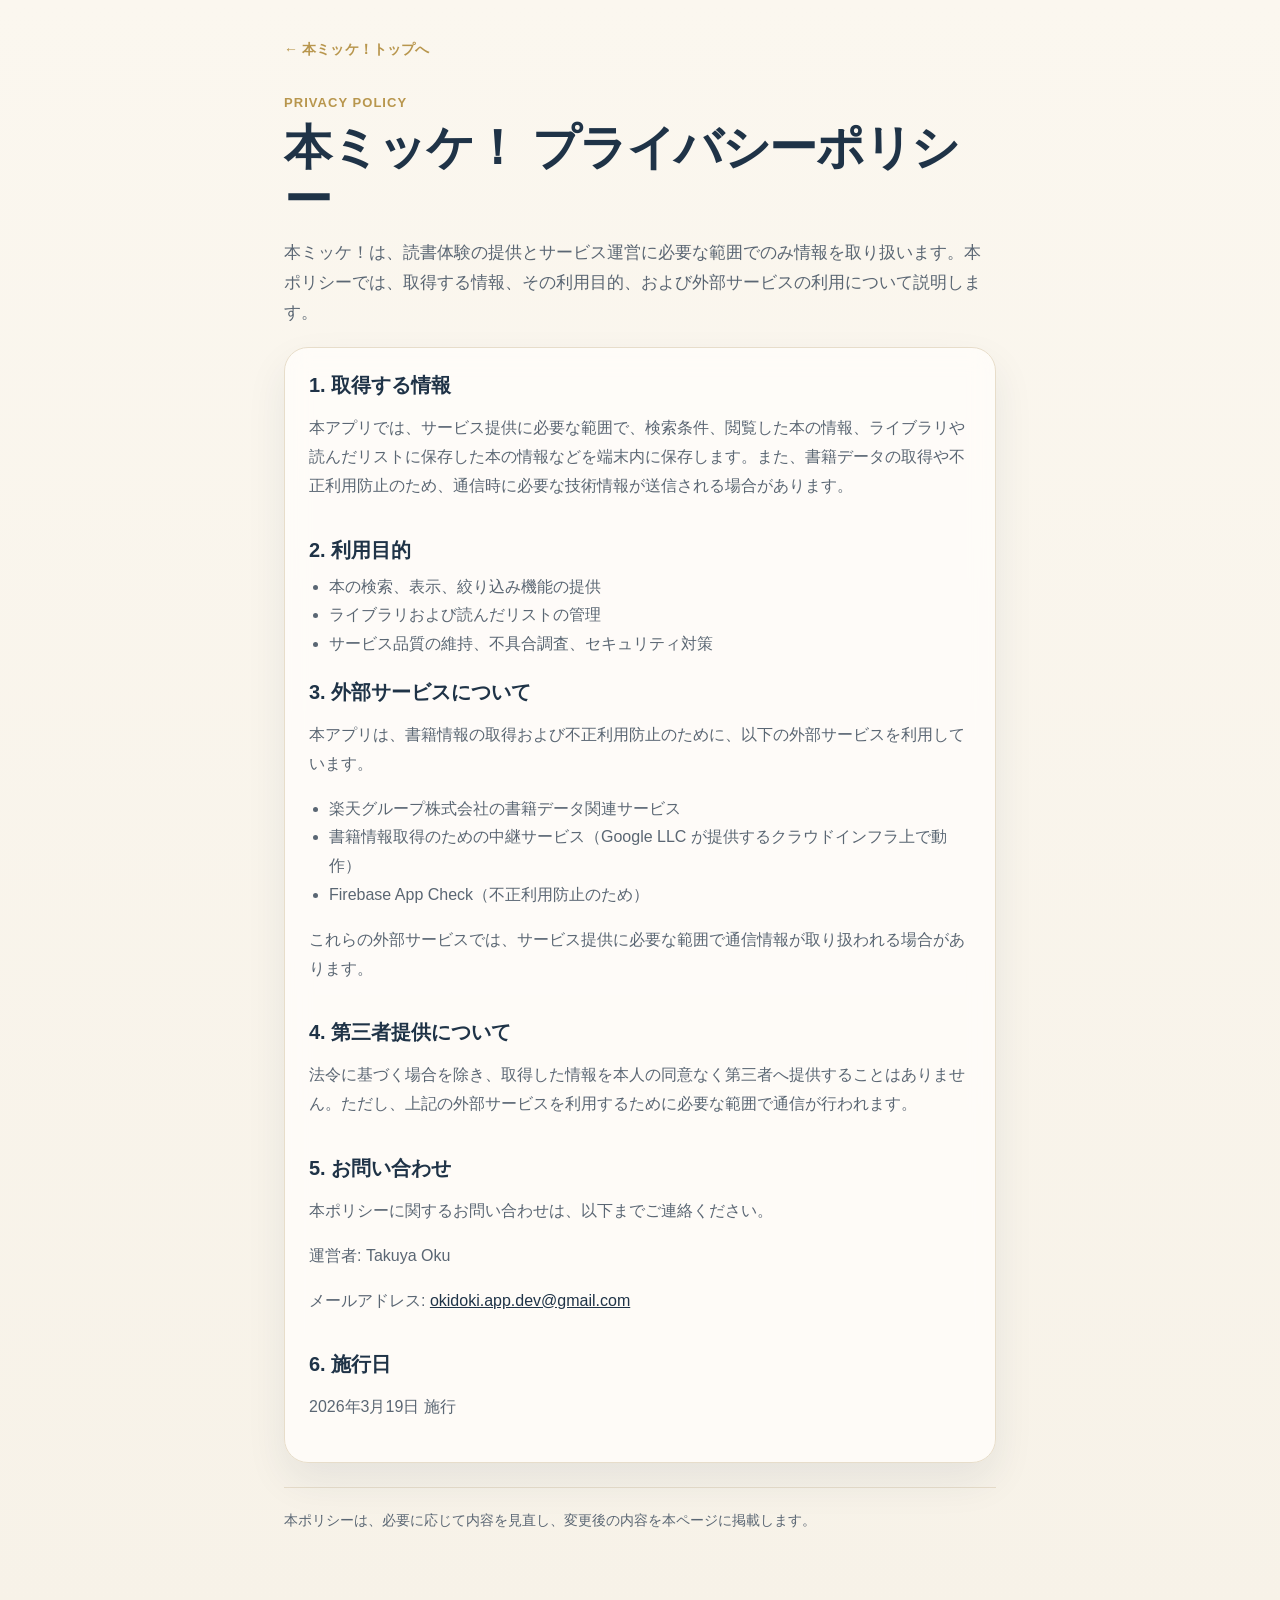
<file: privacy.html>
<!doctype html>
<html lang="ja">
<head>
  <meta charset="utf-8">
  <meta name="viewport" content="width=device-width, initial-scale=1">
  <title>本ミッケ！ | プライバシーポリシー</title>
  <link rel="stylesheet" href="./styles.css">
</head>
<body>
  <main class="page">
    <a href="./index.html" class="back-nav">← 本ミッケ！トップへ</a>
    <section class="hero">
      <p class="eyebrow">Privacy Policy</p>
      <h1>本ミッケ！ プライバシーポリシー</h1>
      <p class="lead">本ミッケ！は、読書体験の提供とサービス運営に必要な範囲でのみ情報を取り扱います。本ポリシーでは、取得する情報、その利用目的、および外部サービスの利用について説明します。</p>
    </section>

    <section class="card stack">
      <div>
        <h2>1. 取得する情報</h2>
        <p>本アプリでは、サービス提供に必要な範囲で、検索条件、閲覧した本の情報、ライブラリや読んだリストに保存した本の情報などを端末内に保存します。また、書籍データの取得や不正利用防止のため、通信時に必要な技術情報が送信される場合があります。</p>
      </div>

      <div>
        <h2>2. 利用目的</h2>
        <ul>
          <li>本の検索、表示、絞り込み機能の提供</li>
          <li>ライブラリおよび読んだリストの管理</li>
          <li>サービス品質の維持、不具合調査、セキュリティ対策</li>
        </ul>
      </div>

      <div>
        <h2>3. 外部サービスについて</h2>
        <p>本アプリは、書籍情報の取得および不正利用防止のために、以下の外部サービスを利用しています。</p>
        <ul>
          <li>楽天グループ株式会社の書籍データ関連サービス</li>
          <li>書籍情報取得のための中継サービス（Google LLC が提供するクラウドインフラ上で動作）</li>
          <li>Firebase App Check（不正利用防止のため）</li>
        </ul>
        <p>これらの外部サービスでは、サービス提供に必要な範囲で通信情報が取り扱われる場合があります。</p>
      </div>

      <div>
        <h2>4. 第三者提供について</h2>
        <p>法令に基づく場合を除き、取得した情報を本人の同意なく第三者へ提供することはありません。ただし、上記の外部サービスを利用するために必要な範囲で通信が行われます。</p>
      </div>

      <div>
        <h2>5. お問い合わせ</h2>
        <p>本ポリシーに関するお問い合わせは、以下までご連絡ください。</p>
        <p>運営者: Takuya Oku</p>
        <p>メールアドレス: <a href="mailto:okidoki.app.dev@gmail.com">okidoki.app.dev@gmail.com</a></p>
      </div>

      <div>
        <h2>6. 施行日</h2>
        <p>2026年3月19日 施行</p>
      </div>
    </section>

    <p class="footer">本ポリシーは、必要に応じて内容を見直し、変更後の内容を本ページに掲載します。</p>
  </main>
</body>
</html>
</file>
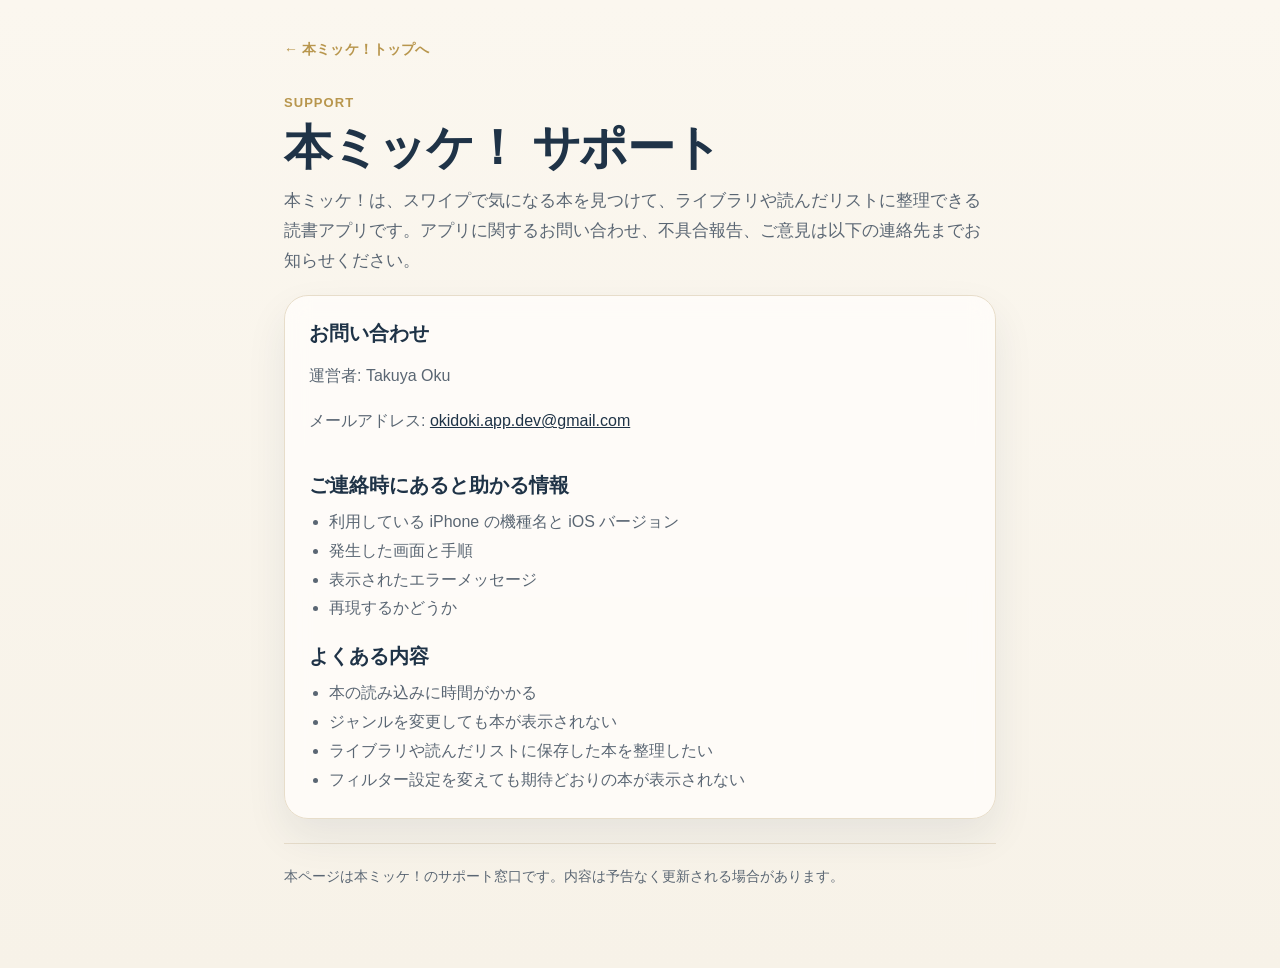
<file: support.html>
<!doctype html>
<html lang="ja">
<head>
  <meta charset="utf-8">
  <meta name="viewport" content="width=device-width, initial-scale=1">
  <title>本ミッケ！ | サポート</title>
  <link rel="stylesheet" href="./styles.css">
</head>
<body>
  <main class="page">
    <a href="./index.html" class="back-nav">← 本ミッケ！トップへ</a>
    <section class="hero">
      <p class="eyebrow">Support</p>
      <h1>本ミッケ！ サポート</h1>
      <p class="lead">本ミッケ！は、スワイプで気になる本を見つけて、ライブラリや読んだリストに整理できる読書アプリです。アプリに関するお問い合わせ、不具合報告、ご意見は以下の連絡先までお知らせください。</p>
    </section>

    <section class="card stack">
      <div>
        <h2>お問い合わせ</h2>
        <p>運営者: Takuya Oku</p>
        <p>メールアドレス: <a href="mailto:okidoki.app.dev@gmail.com">okidoki.app.dev@gmail.com</a></p>
      </div>

      <div>
        <h2>ご連絡時にあると助かる情報</h2>
        <ul>
          <li>利用している iPhone の機種名と iOS バージョン</li>
          <li>発生した画面と手順</li>
          <li>表示されたエラーメッセージ</li>
          <li>再現するかどうか</li>
        </ul>
      </div>

      <div>
        <h2>よくある内容</h2>
        <ul>
          <li>本の読み込みに時間がかかる</li>
          <li>ジャンルを変更しても本が表示されない</li>
          <li>ライブラリや読んだリストに保存した本を整理したい</li>
          <li>フィルター設定を変えても期待どおりの本が表示されない</li>
        </ul>
      </div>
    </section>

    <p class="footer">本ページは本ミッケ！のサポート窓口です。内容は予告なく更新される場合があります。</p>
  </main>
</body>
</html>
</file>
<file: styles.css>
:root {
    color-scheme: light;
    --bg: #f7f2e8;
    --surface: #fffdfa;
    --text: #1f3347;
    --muted: #5a6673;
    --line: #e7ddca;
    --accent: #b8964d;
}

* {
    box-sizing: border-box;
}

body {
    margin: 0;
    font-family: -apple-system, BlinkMacSystemFont, "Helvetica Neue", sans-serif;
    background: linear-gradient(180deg, #fbf7ef 0%, var(--bg) 100%);
    color: var(--text);
}

.page {
    max-width: 760px;
    margin: 0 auto;
    padding: 40px 24px 64px;
}

.hero {
    padding: 24px 0 20px;
}

.eyebrow {
    margin: 0 0 8px;
    font-size: 13px;
    font-weight: 700;
    letter-spacing: 0.08em;
    text-transform: uppercase;
    color: var(--accent);
}

h1 {
    margin: 0 0 12px;
    font-size: clamp(32px, 6vw, 48px);
    line-height: 1.08;
    letter-spacing: -0.03em;
}

.lead {
    margin: 0;
    font-size: 17px;
    line-height: 1.75;
    color: var(--muted);
}

.card {
    background: rgba(255, 253, 250, 0.82);
    border: 1px solid var(--line);
    border-radius: 24px;
    padding: 24px;
    backdrop-filter: blur(12px);
    box-shadow: 0 18px 40px rgba(31, 51, 71, 0.08);
}

.stack {
    display: grid;
    gap: 20px;
}

h2 {
    margin: 0 0 10px;
    font-size: 20px;
    line-height: 1.3;
}

p,
li {
    font-size: 16px;
    line-height: 1.8;
    color: var(--muted);
}

ul {
    margin: 0;
    padding-left: 20px;
}

a {
    color: var(--text);
}

.footer {
    margin-top: 24px;
    padding-top: 20px;
    border-top: 1px solid var(--line);
    font-size: 14px;
    color: var(--muted);
}

.back-nav {
    display: inline-flex;
    align-items: center;
    gap: 5px;
    margin-bottom: 8px;
    font-size: 14px;
    font-weight: 600;
    color: var(--accent);
    text-decoration: none;
    letter-spacing: 0.01em;
}
.back-nav:hover { opacity: 0.7; }
</file>
